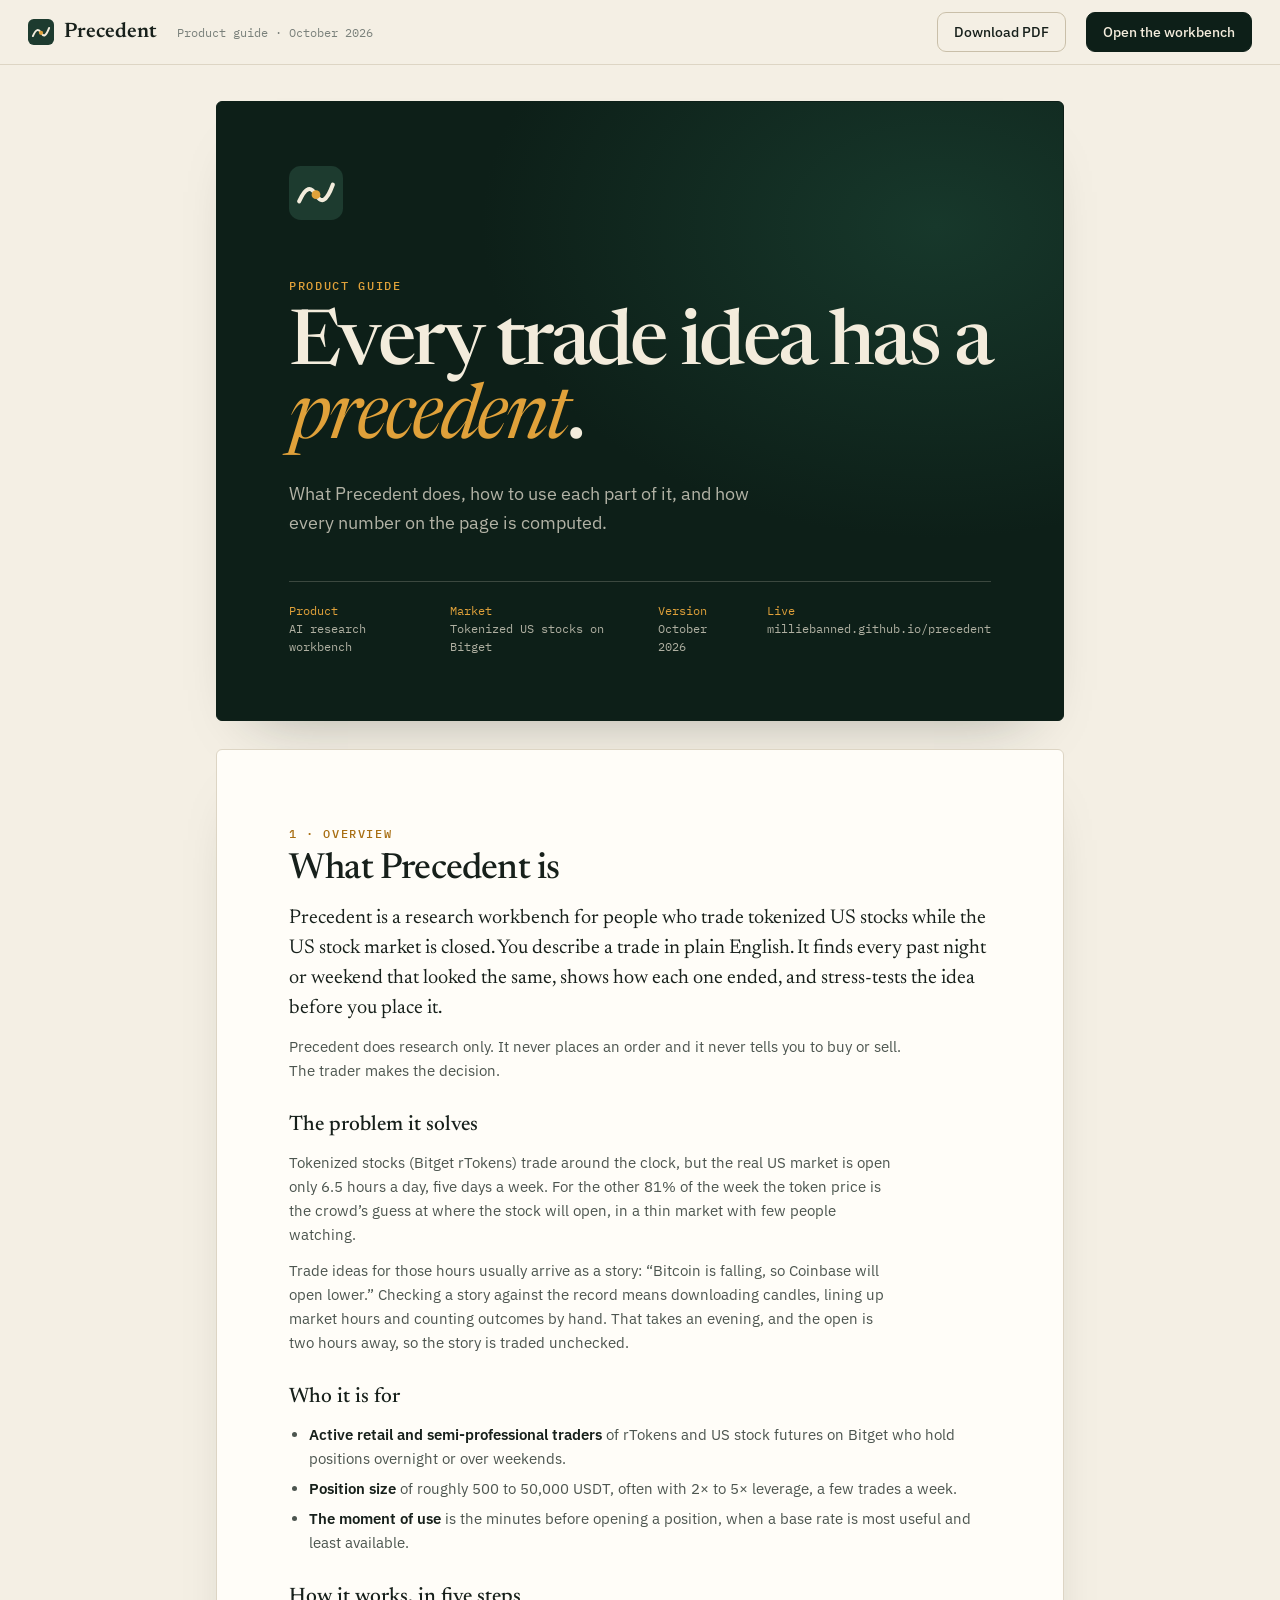
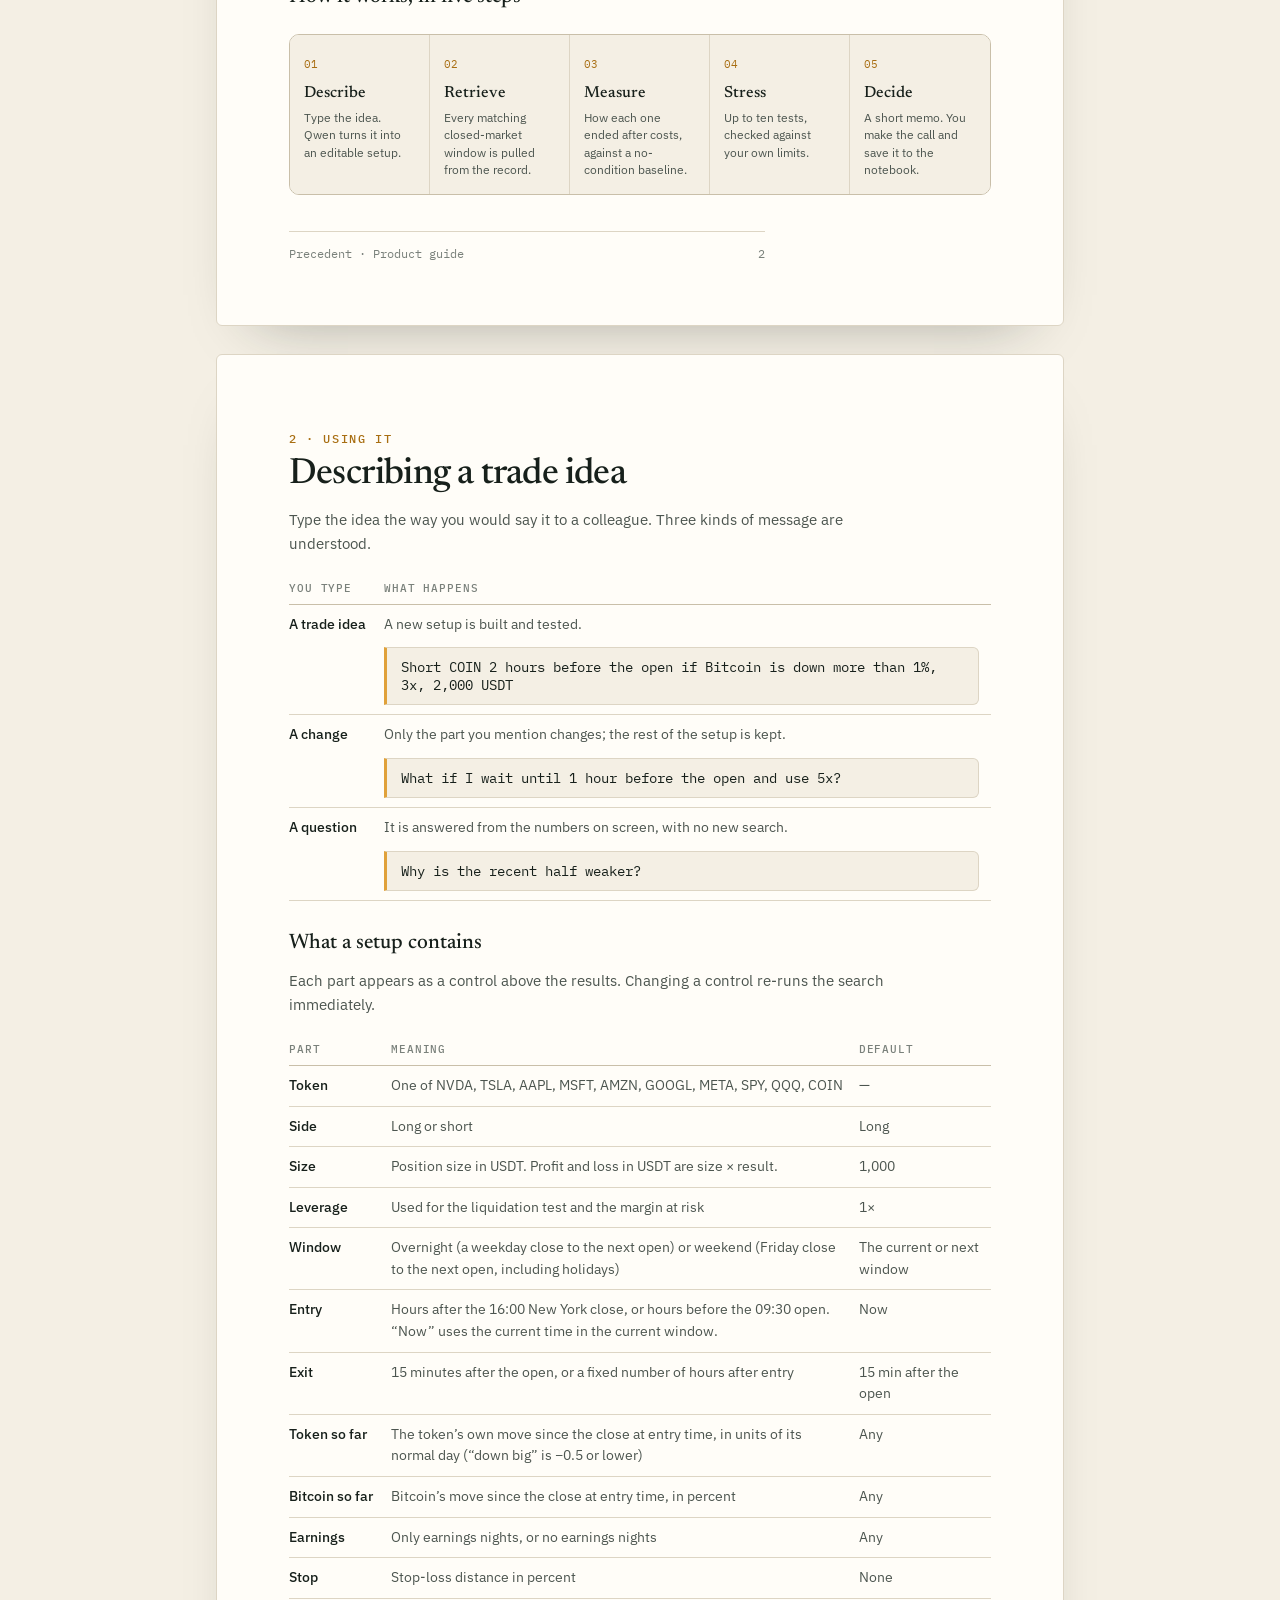
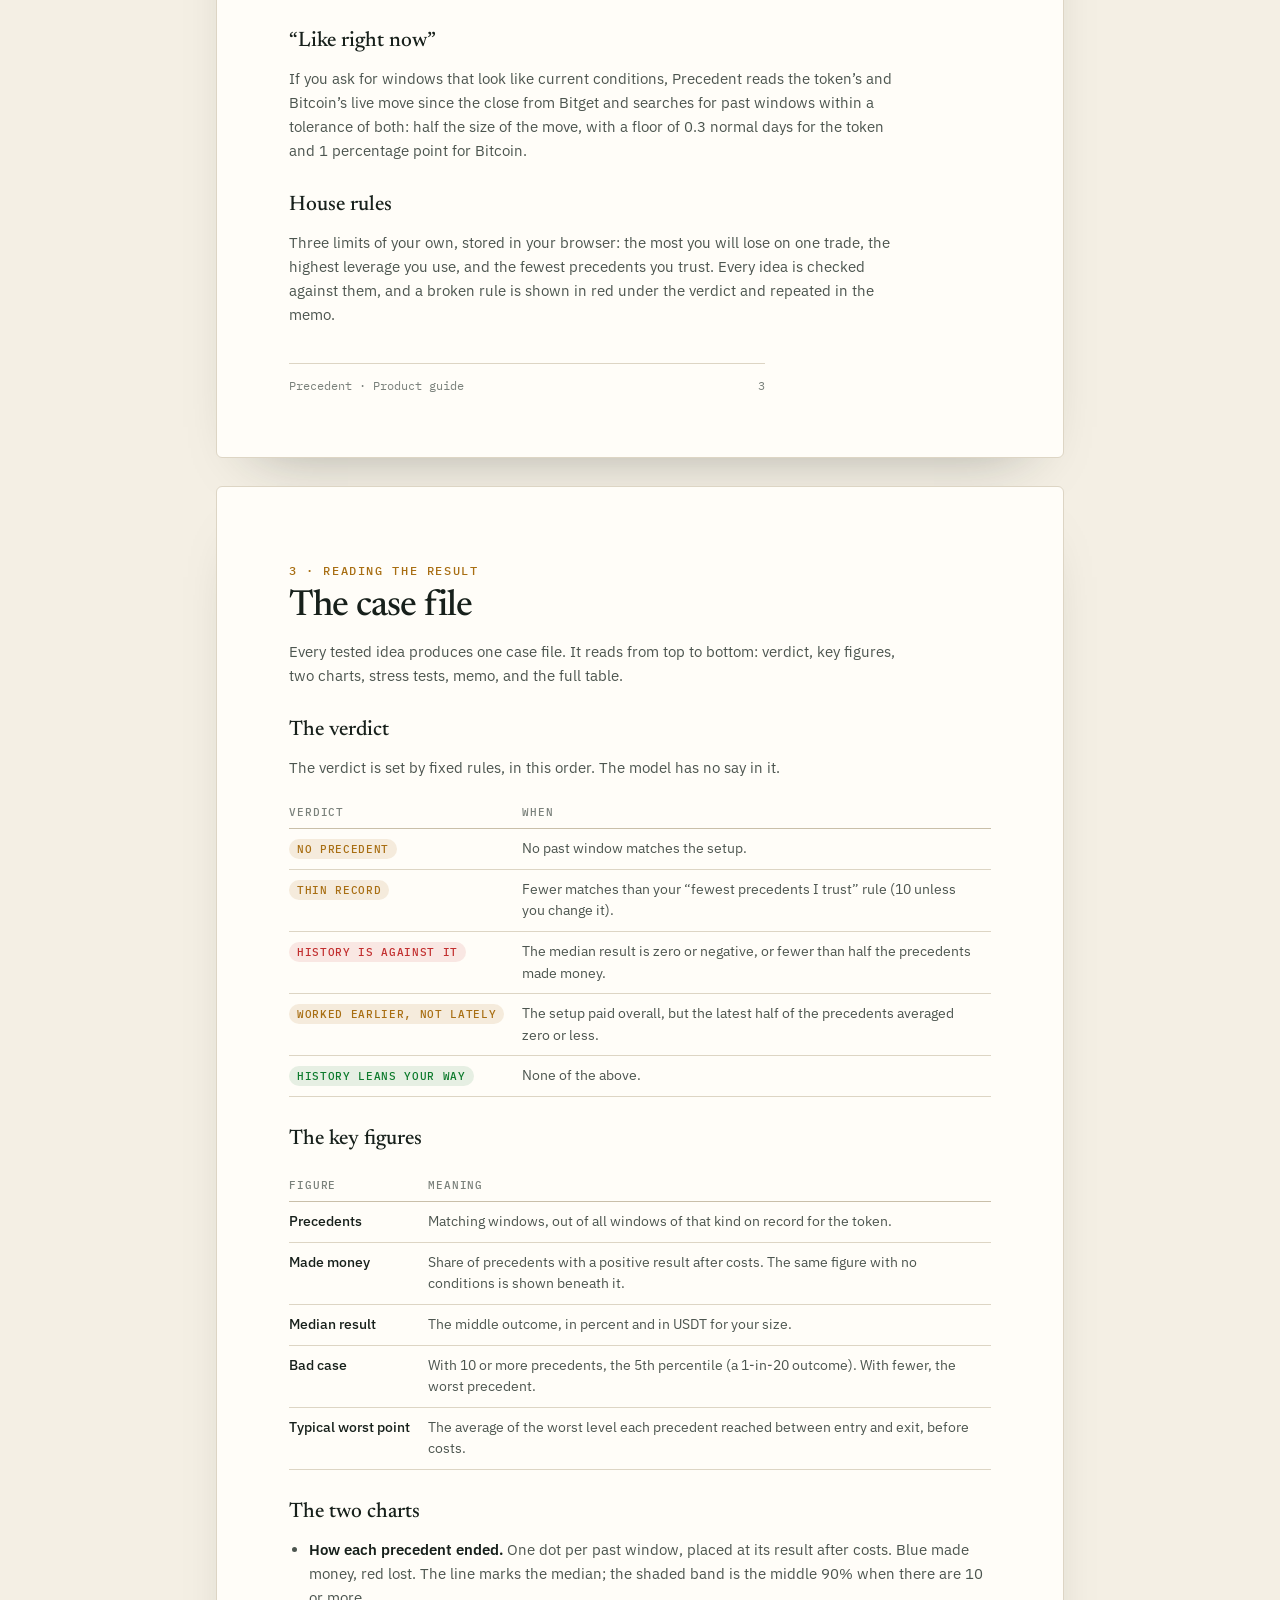
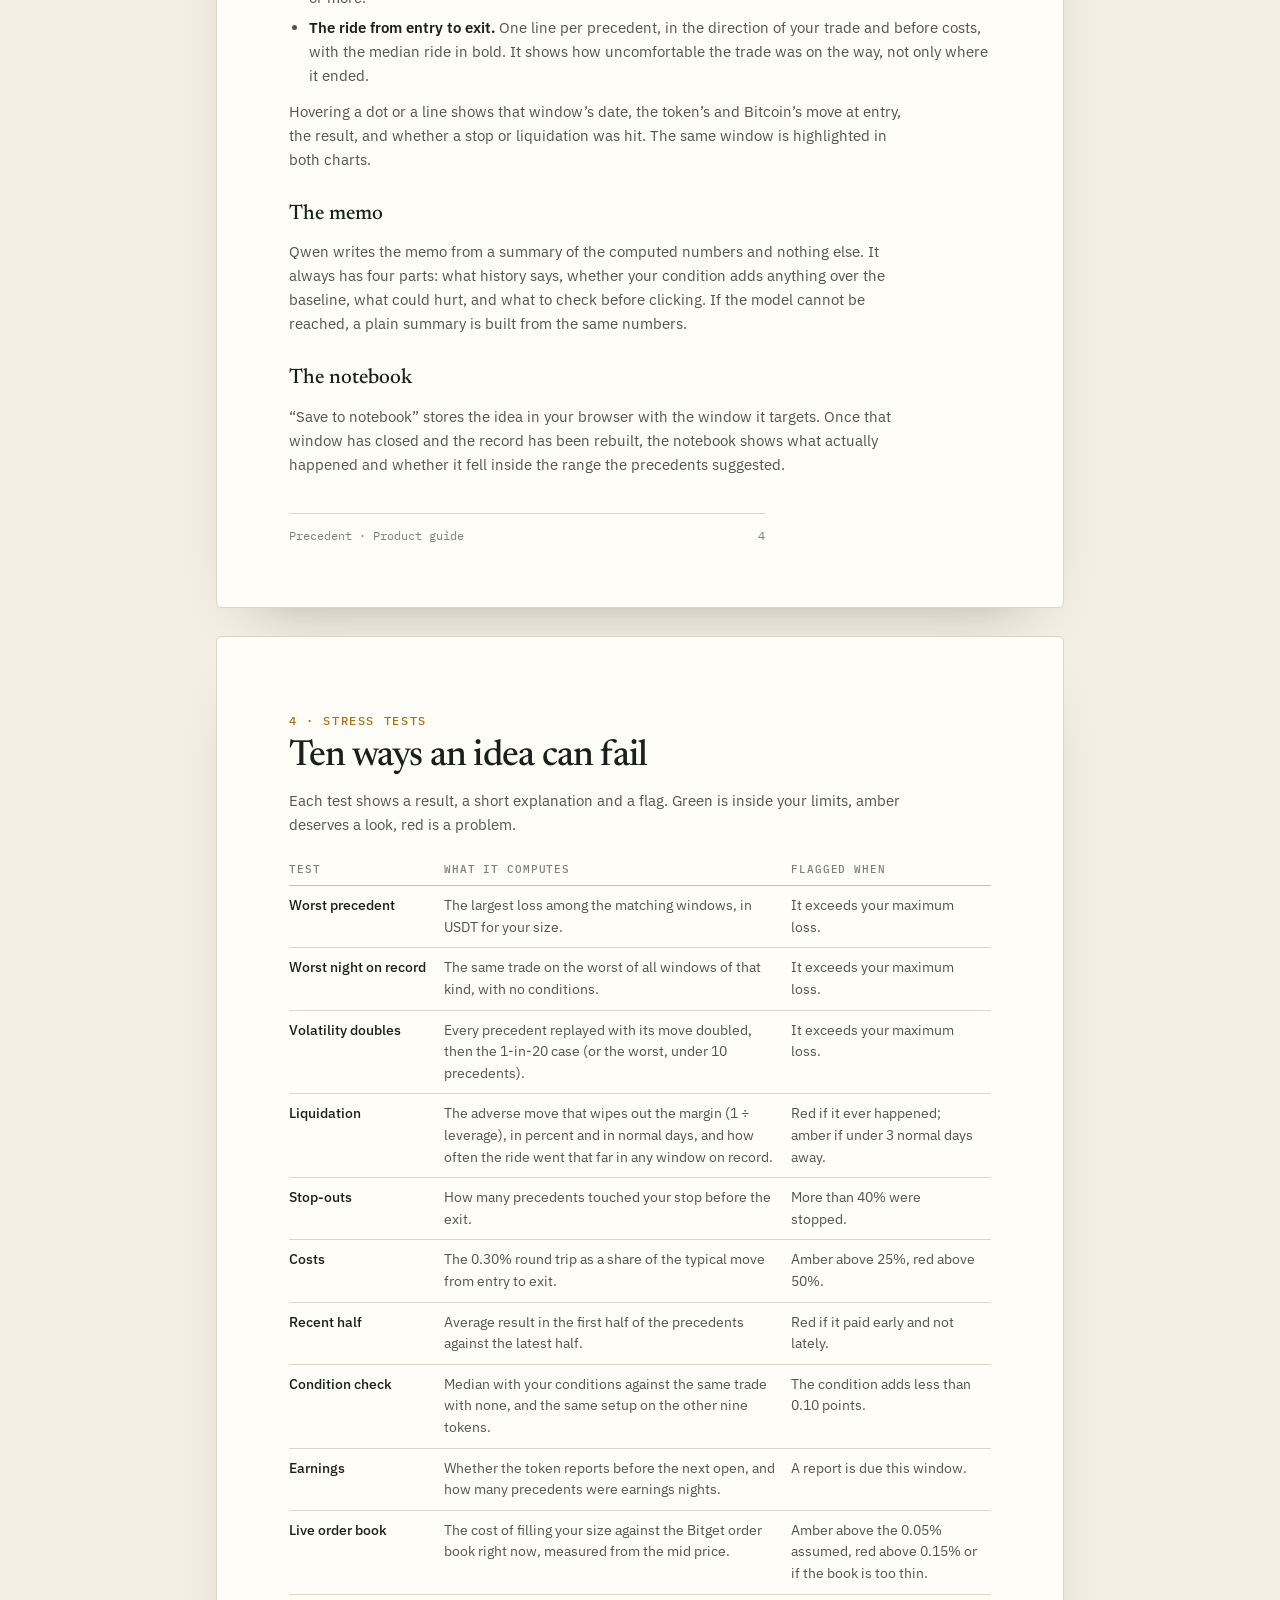
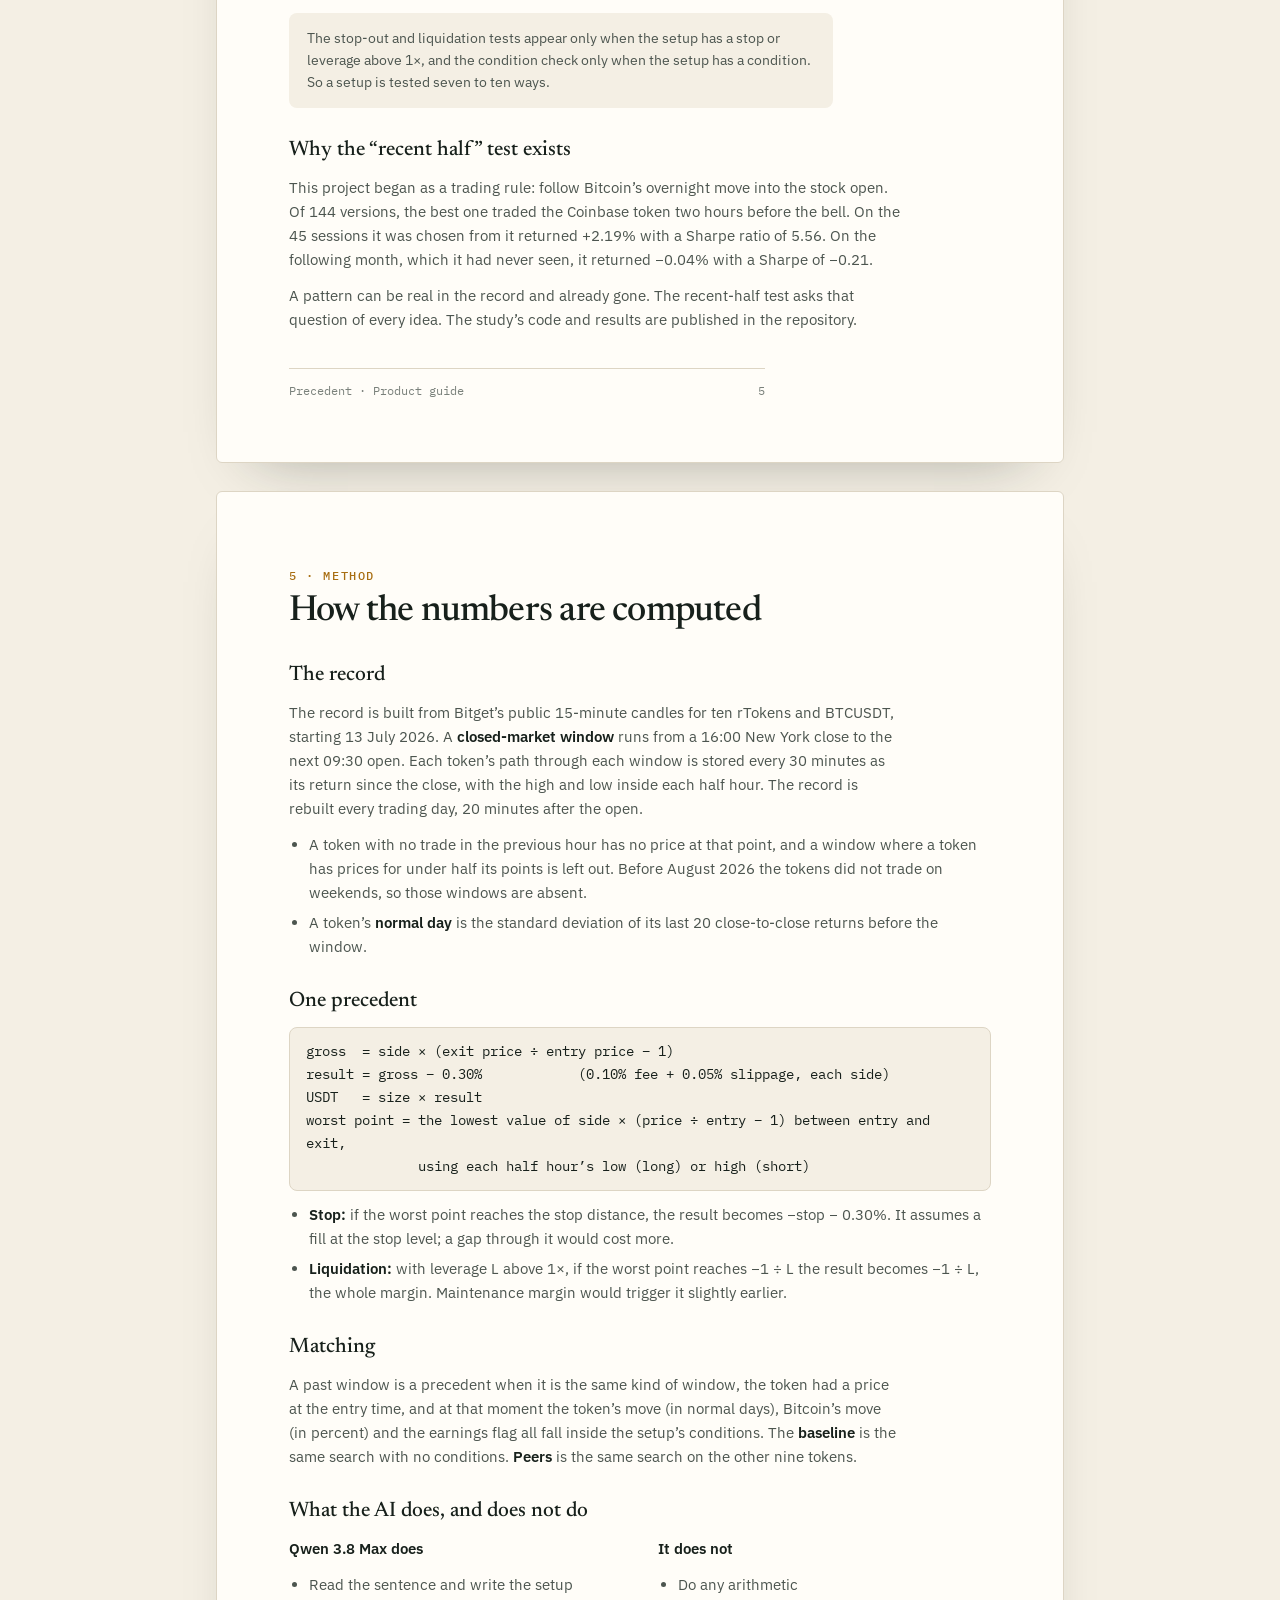
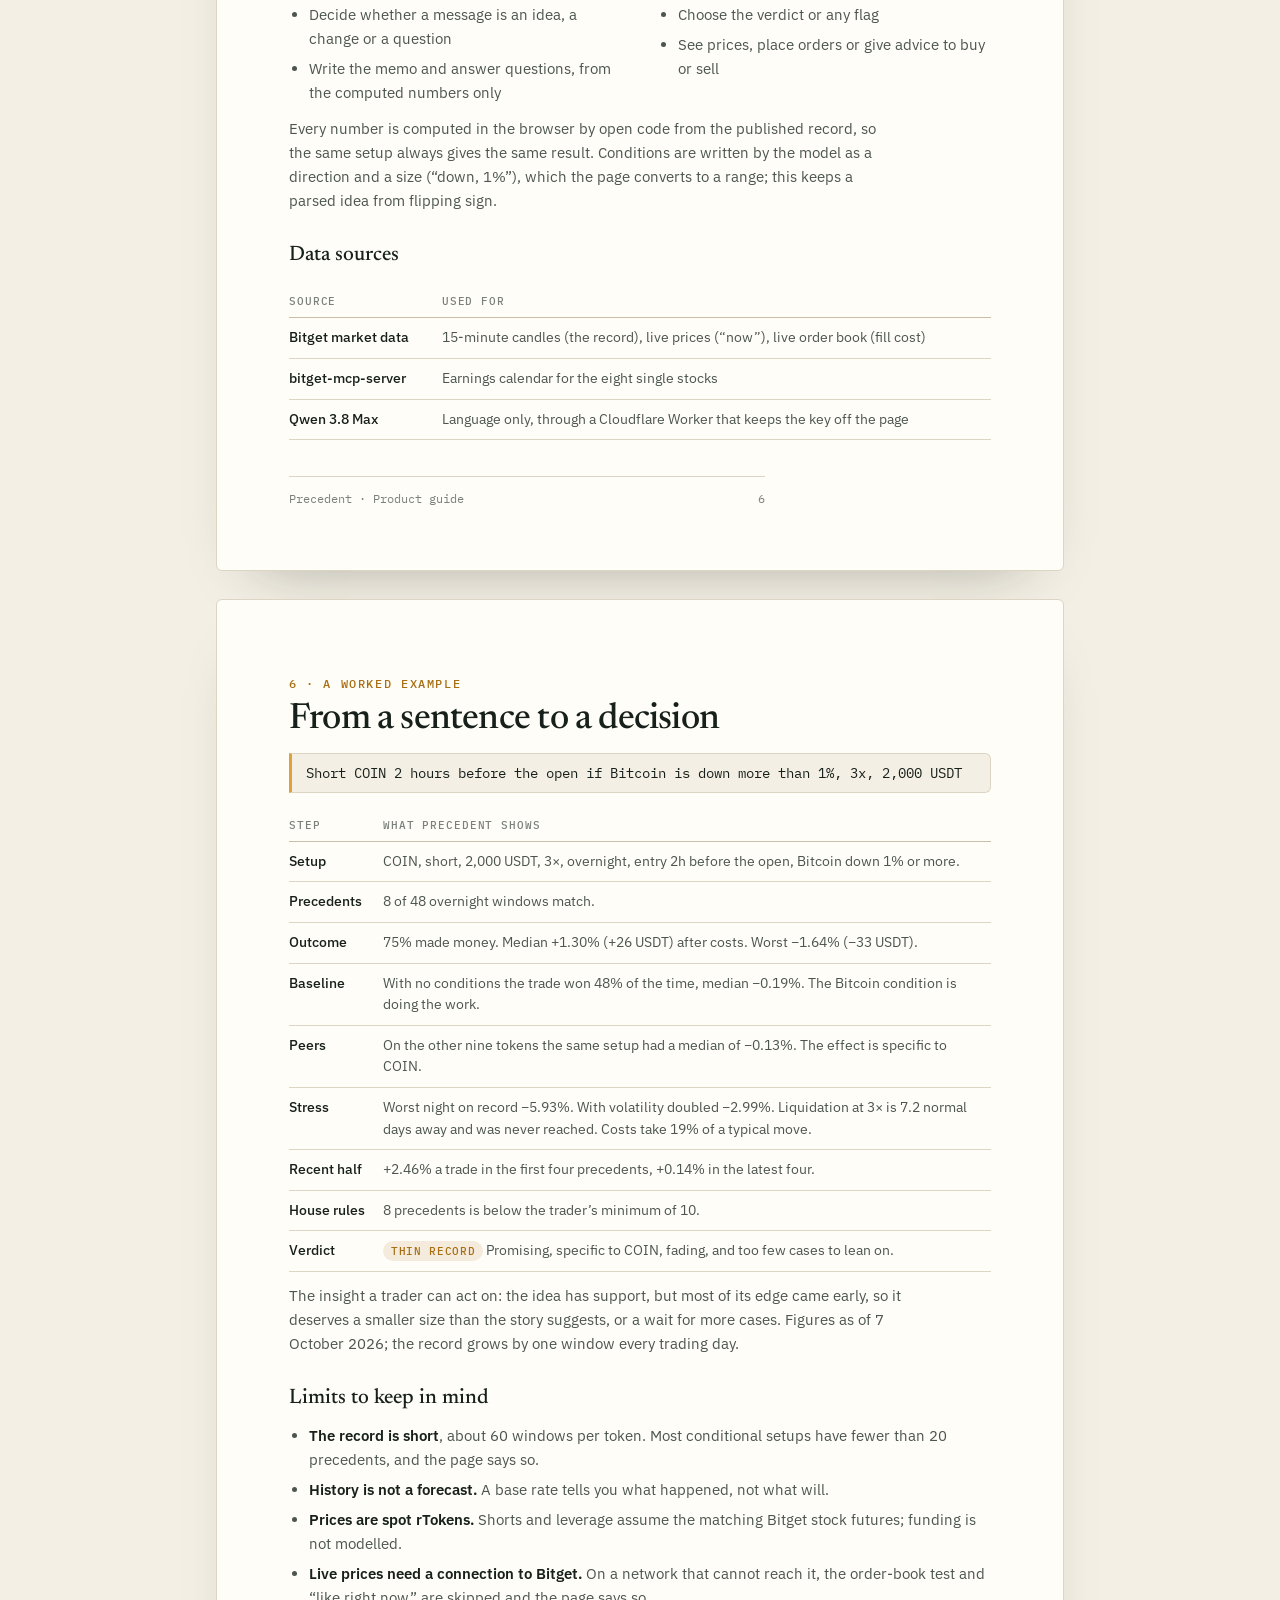
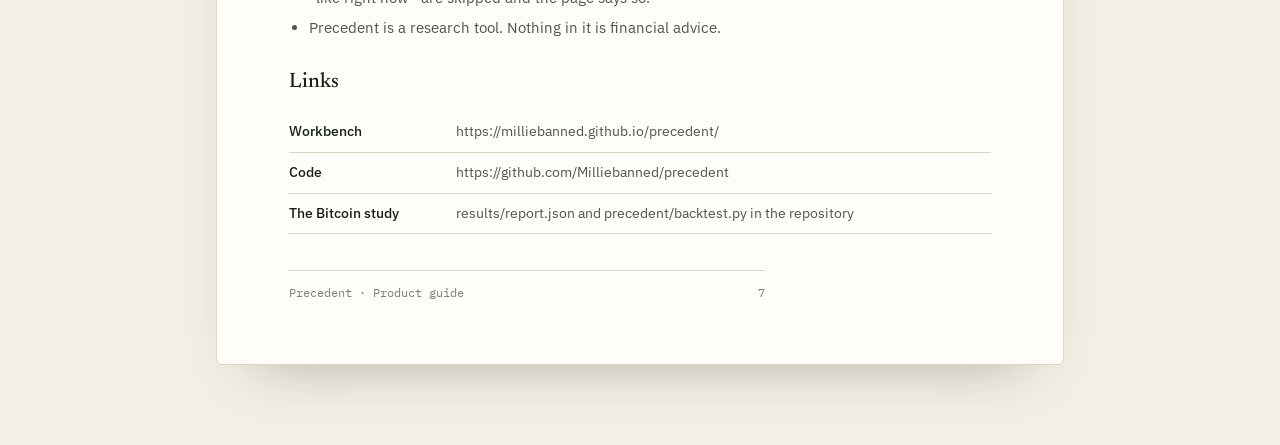
<file: docs/guide.html>
<!doctype html>
<html lang="en">
<head>
<meta charset="utf-8">
<meta name="viewport" content="width=device-width, initial-scale=1">
<title>Precedent · Product guide</title>
<meta name="description" content="What Precedent does, how to use it, and how every number on the page is computed.">
<link rel="icon" href="mark.svg" type="image/svg+xml">
<link rel="preconnect" href="https://fonts.googleapis.com">
<link rel="preconnect" href="https://fonts.gstatic.com" crossorigin>
<link href="https://fonts.googleapis.com/css2?family=IBM+Plex+Mono:wght@400;500&family=IBM+Plex+Sans:wght@400;500;600&family=Newsreader:ital,opsz,wght@0,6..72,400;0,6..72,500;0,6..72,600;1,6..72,400&display=swap" rel="stylesheet">
<style>
:root { --paper: #f4efe4; --sheet: #fffdf8; --ink: #17201b; --ink-2: #4c554f; --ink-3: #7a817b; --rule: #ddd5c4; --rule-2: #c9bfa9; --deep: #0d1f18; --cream: #f3ecdc; --gold: #a86e12; --amber: #e0a13a;
  --good: #0c7a2c; --warn: #a86e12; --bad: #c22f2f; --serif: "Newsreader", Georgia, serif; --sans: "IBM Plex Sans", system-ui, sans-serif; --mono: "IBM Plex Mono", ui-monospace, monospace; }
*, *::before, *::after { box-sizing: border-box; }
html { -webkit-text-size-adjust: 100%; scroll-behavior: smooth; }
body { margin: 0; background: var(--paper); color: var(--ink); font: 400 15px/1.6 var(--sans); -webkit-font-smoothing: antialiased; }
h1, h2, h3, p, ol, ul, table, figure { margin: 0; padding: 0; }
a { color: inherit; }
.bar { position: sticky; top: 0; z-index: 5; display: flex; align-items: center; gap: 20px; padding: 12px 28px; background: color-mix(in srgb, var(--paper) 90%, transparent); backdrop-filter: blur(12px); border-bottom: 1px solid var(--rule); }
.brand { display: flex; align-items: center; gap: 10px; text-decoration: none; font: 600 21px/1 var(--serif); }
.bar span { color: var(--ink-3); font: 400 12px var(--mono); margin-right: auto; }
.bar a.btn { text-decoration: none; font-weight: 500; font-size: 14px; padding: 8px 16px; border-radius: 9px; border: 1px solid var(--rule-2); }
.bar a.btn.main { background: var(--deep); color: var(--cream); border-color: var(--deep); }

.doc { max-width: 880px; margin: 36px auto 80px; display: grid; gap: 28px; padding: 0 16px; }
.page { background: var(--sheet); border: 1px solid var(--rule); border-radius: 6px; padding: 64px 72px; box-shadow: 0 30px 60px -40px rgba(23, 32, 27, 0.4); }
.cover { background: radial-gradient(700px 480px at 85% 20%, #17382b 0%, transparent 65%), var(--deep); color: var(--cream); border-color: var(--deep); min-height: 620px; display: flex; flex-direction: column; }
.cover img { width: 54px; height: 54px; }
.cover .k { margin-top: auto; font: 500 12px var(--mono); letter-spacing: 0.14em; text-transform: uppercase; color: var(--amber); }
.cover h1 { font: 500 76px/0.98 var(--serif); letter-spacing: -0.035em; margin-top: 16px; }
.cover h1 em { font-weight: 400; color: var(--amber); }
.cover p { margin-top: 22px; font-size: 18px; max-width: 46ch; color: rgba(243, 236, 220, 0.72); }
.cover dl { display: flex; gap: 40px; margin: 44px 0 0; padding-top: 20px; border-top: 1px solid rgba(243, 236, 220, 0.2); font: 400 12px/1.5 var(--mono); color: rgba(243, 236, 220, 0.7); }
.cover dt { color: var(--amber); } .cover dd { margin: 0; }

.k { font: 500 11.5px var(--mono); letter-spacing: 0.14em; text-transform: uppercase; color: var(--gold); }
h2 { font: 500 36px/1.1 var(--serif); letter-spacing: -0.022em; margin-top: 10px; text-wrap: balance; }
h3 { font: 500 21px/1.25 var(--serif); margin-top: 30px; }
p { margin-top: 12px; color: var(--ink-2); max-width: 68ch; }
p.lead { font: 400 20px/1.5 var(--serif); color: var(--ink); }
ul, ol { margin: 12px 0 0 20px; color: var(--ink-2); display: grid; gap: 6px; }
b { color: var(--ink); font-weight: 600; }
code, .q { font: 400 13px var(--mono); background: var(--paper); border: 1px solid var(--rule); border-radius: 5px; padding: 1px 6px; color: var(--ink); }
.q { display: block; padding: 10px 14px; margin-top: 12px; font-size: 14px; border-left: 3px solid var(--amber); border-radius: 0 6px 6px 0; }
table { width: 100%; border-collapse: collapse; margin-top: 16px; font-size: 13.5px; }
th, td { text-align: left; vertical-align: top; padding: 9px 12px 9px 0; border-bottom: 1px solid var(--rule); }
th { font: 500 11px var(--mono); letter-spacing: 0.08em; text-transform: uppercase; color: var(--ink-3); border-bottom-color: var(--rule-2); }
td:first-child { color: var(--ink); font-weight: 500; white-space: nowrap; padding-right: 18px; }
td { color: var(--ink-2); }
.tag { display: inline-block; font: 500 11px var(--mono); letter-spacing: 0.06em; text-transform: uppercase; padding: 3px 8px; border-radius: 999px; white-space: nowrap; }
.tag.good { color: var(--good); background: color-mix(in srgb, var(--good) 10%, transparent); }
.tag.warn { color: var(--warn); background: color-mix(in srgb, var(--warn) 12%, transparent); }
.tag.bad { color: var(--bad); background: color-mix(in srgb, var(--bad) 10%, transparent); }
.flow { display: grid; grid-template-columns: repeat(5, 1fr); gap: 0; margin-top: 22px; border: 1px solid var(--rule-2); border-radius: 10px; overflow: hidden; }
.flow div { padding: 16px 14px; border-right: 1px solid var(--rule); background: var(--paper); }
.flow div:last-child { border-right: 0; }
.flow span { font: 400 11px var(--mono); color: var(--gold); }
.flow b { display: block; font: 500 16px/1.25 var(--serif); margin-top: 8px; }
.flow small { display: block; font-size: 12px; line-height: 1.45; color: var(--ink-2); margin-top: 6px; }
.note { margin-top: 18px; padding: 14px 18px; background: var(--paper); border-radius: 8px; font-size: 14px; }
.two { display: grid; grid-template-columns: 1fr 1fr; gap: 0 36px; }
.formula { font: 400 13.5px/1.7 var(--mono); background: var(--paper); border: 1px solid var(--rule); border-radius: 8px; padding: 12px 16px; margin-top: 12px; color: var(--ink); white-space: pre-wrap; }
.foot { font: 400 11.5px var(--mono); color: var(--ink-3); margin-top: 36px; padding-top: 14px; border-top: 1px solid var(--rule); display: flex; justify-content: space-between; }

@media (max-width: 760px) { .page { padding: 32px 22px; } .cover h1 { font-size: 48px; } .flow, .two { grid-template-columns: 1fr; } .flow div { border-right: 0; border-bottom: 1px solid var(--rule); } td:first-child { white-space: normal; } .bar span { display: none; } }
@page { size: A4; margin: 17mm 17mm 16mm; }
@page cover { size: A4; margin: 0; }
@media print {
  body { background: #fff; font-size: 10.5pt; }
  .bar, .foot { display: none; }
  .doc { max-width: none; margin: 0; padding: 0; display: block; }
  .page { border: 0; border-radius: 0; box-shadow: none; padding: 0; margin-top: 26pt; background: none; }
  .cover + .page { break-before: page; margin-top: 0; }
  .k, h2 { break-after: avoid; }
  .cover .k { margin-top: 118mm; } .cover dl { break-inside: avoid; }
  .cover { page: cover; break-before: auto; display: block; height: 296mm; overflow: hidden; min-height: 0; padding: 24mm 20mm; background: radial-gradient(700px 480px at 85% 20%, #17382b 0%, transparent 65%), var(--deep); }
  h2 { font-size: 26pt; } h3 { font-size: 15pt; margin-top: 20pt; break-after: avoid; }
  p.lead { font-size: 14pt; }
  table { font-size: 9.5pt; }
  tr, .formula, .note, .flow, .q, li { break-inside: avoid; }
  * { -webkit-print-color-adjust: exact; print-color-adjust: exact; }
}
</style>
</head>
<body>
<div class="bar">
  <a class="brand" href="./"><img src="mark.svg" alt="" width="26" height="26">Precedent</a>
  <span>Product guide · October 2026</span>
  <a class="btn" href="precedent-guide.pdf" download>Download PDF</a>
  <a class="btn main" href="./">Open the workbench</a>
</div>

<main class="doc">

<section class="page cover">
  <img src="mark.svg" alt="">
  <p class="k">Product guide</p>
  <h1>Every trade idea has a <em>precedent</em>.</h1>
  <p>What Precedent does, how to use each part of it, and how every number on the page is computed.</p>
  <dl>
    <div><dt>Product</dt><dd>AI research workbench</dd></div>
    <div><dt>Market</dt><dd>Tokenized US stocks on Bitget</dd></div>
    <div><dt>Version</dt><dd>October 2026</dd></div>
    <div><dt>Live</dt><dd>milliebanned.github.io/precedent</dd></div>
  </dl>
</section>

<section class="page">
  <p class="k">1 · Overview</p>
  <h2>What Precedent is</h2>
  <p class="lead">Precedent is a research workbench for people who trade tokenized US stocks while the US stock market is closed. You describe a trade in plain English. It finds every past night or weekend that looked the same, shows how each one ended, and stress-tests the idea before you place it.</p>
  <p>Precedent does research only. It never places an order and it never tells you to buy or sell. The trader makes the decision.</p>

  <h3>The problem it solves</h3>
  <p>Tokenized stocks (Bitget rTokens) trade around the clock, but the real US market is open only 6.5 hours a day, five days a week. For the other 81% of the week the token price is the crowd’s guess at where the stock will open, in a thin market with few people watching.</p>
  <p>Trade ideas for those hours usually arrive as a story: “Bitcoin is falling, so Coinbase will open lower.” Checking a story against the record means downloading candles, lining up market hours and counting outcomes by hand. That takes an evening, and the open is two hours away, so the story is traded unchecked.</p>

  <h3>Who it is for</h3>
  <ul>
    <li><b>Active retail and semi-professional traders</b> of rTokens and US stock futures on Bitget who hold positions overnight or over weekends.</li>
    <li><b>Position size</b> of roughly 500 to 50,000 USDT, often with 2× to 5× leverage, a few trades a week.</li>
    <li><b>The moment of use</b> is the minutes before opening a position, when a base rate is most useful and least available.</li>
  </ul>

  <h3>How it works, in five steps</h3>
  <div class="flow">
    <div><span>01</span><b>Describe</b><small>Type the idea. Qwen turns it into an editable setup.</small></div>
    <div><span>02</span><b>Retrieve</b><small>Every matching closed-market window is pulled from the record.</small></div>
    <div><span>03</span><b>Measure</b><small>How each one ended after costs, against a no-condition baseline.</small></div>
    <div><span>04</span><b>Stress</b><small>Up to ten tests, checked against your own limits.</small></div>
    <div><span>05</span><b>Decide</b><small>A short memo. You make the call and save it to the notebook.</small></div>
  </div>
  <p class="foot"><span>Precedent · Product guide</span><span>2</span></p>
</section>

<section class="page">
  <p class="k">2 · Using it</p>
  <h2>Describing a trade idea</h2>
  <p>Type the idea the way you would say it to a colleague. Three kinds of message are understood.</p>
  <table>
    <tr><th>You type</th><th>What happens</th></tr>
    <tr><td>A trade idea</td><td>A new setup is built and tested. <span class="q">Short COIN 2 hours before the open if Bitcoin is down more than 1%, 3x, 2,000 USDT</span></td></tr>
    <tr><td>A change</td><td>Only the part you mention changes; the rest of the setup is kept. <span class="q">What if I wait until 1 hour before the open and use 5x?</span></td></tr>
    <tr><td>A question</td><td>It is answered from the numbers on screen, with no new search. <span class="q">Why is the recent half weaker?</span></td></tr>
  </table>

  <h3>What a setup contains</h3>
  <p>Each part appears as a control above the results. Changing a control re-runs the search immediately.</p>
  <table>
    <tr><th>Part</th><th>Meaning</th><th>Default</th></tr>
    <tr><td>Token</td><td>One of NVDA, TSLA, AAPL, MSFT, AMZN, GOOGL, META, SPY, QQQ, COIN</td><td>—</td></tr>
    <tr><td>Side</td><td>Long or short</td><td>Long</td></tr>
    <tr><td>Size</td><td>Position size in USDT. Profit and loss in USDT are size × result.</td><td>1,000</td></tr>
    <tr><td>Leverage</td><td>Used for the liquidation test and the margin at risk</td><td>1×</td></tr>
    <tr><td>Window</td><td>Overnight (a weekday close to the next open) or weekend (Friday close to the next open, including holidays)</td><td>The current or next window</td></tr>
    <tr><td>Entry</td><td>Hours after the 16:00 New York close, or hours before the 09:30 open. “Now” uses the current time in the current window.</td><td>Now</td></tr>
    <tr><td>Exit</td><td>15 minutes after the open, or a fixed number of hours after entry</td><td>15 min after the open</td></tr>
    <tr><td>Token so far</td><td>The token’s own move since the close at entry time, in units of its normal day (“down big” is −0.5 or lower)</td><td>Any</td></tr>
    <tr><td>Bitcoin so far</td><td>Bitcoin’s move since the close at entry time, in percent</td><td>Any</td></tr>
    <tr><td>Earnings</td><td>Only earnings nights, or no earnings nights</td><td>Any</td></tr>
    <tr><td>Stop</td><td>Stop-loss distance in percent</td><td>None</td></tr>
  </table>

  <h3>“Like right now”</h3>
  <p>If you ask for windows that look like current conditions, Precedent reads the token’s and Bitcoin’s live move since the close from Bitget and searches for past windows within a tolerance of both: half the size of the move, with a floor of 0.3 normal days for the token and 1 percentage point for Bitcoin.</p>

  <h3>House rules</h3>
  <p>Three limits of your own, stored in your browser: the most you will lose on one trade, the highest leverage you use, and the fewest precedents you trust. Every idea is checked against them, and a broken rule is shown in red under the verdict and repeated in the memo.</p>
  <p class="foot"><span>Precedent · Product guide</span><span>3</span></p>
</section>

<section class="page">
  <p class="k">3 · Reading the result</p>
  <h2>The case file</h2>
  <p>Every tested idea produces one case file. It reads from top to bottom: verdict, key figures, two charts, stress tests, memo, and the full table.</p>

  <h3>The verdict</h3>
  <p>The verdict is set by fixed rules, in this order. The model has no say in it.</p>
  <table>
    <tr><th>Verdict</th><th>When</th></tr>
    <tr><td><span class="tag warn">No precedent</span></td><td>No past window matches the setup.</td></tr>
    <tr><td><span class="tag warn">Thin record</span></td><td>Fewer matches than your “fewest precedents I trust” rule (10 unless you change it).</td></tr>
    <tr><td><span class="tag bad">History is against it</span></td><td>The median result is zero or negative, or fewer than half the precedents made money.</td></tr>
    <tr><td><span class="tag warn">Worked earlier, not lately</span></td><td>The setup paid overall, but the latest half of the precedents averaged zero or less.</td></tr>
    <tr><td><span class="tag good">History leans your way</span></td><td>None of the above.</td></tr>
  </table>

  <h3>The key figures</h3>
  <table>
    <tr><th>Figure</th><th>Meaning</th></tr>
    <tr><td>Precedents</td><td>Matching windows, out of all windows of that kind on record for the token.</td></tr>
    <tr><td>Made money</td><td>Share of precedents with a positive result after costs. The same figure with no conditions is shown beneath it.</td></tr>
    <tr><td>Median result</td><td>The middle outcome, in percent and in USDT for your size.</td></tr>
    <tr><td>Bad case</td><td>With 10 or more precedents, the 5th percentile (a 1-in-20 outcome). With fewer, the worst precedent.</td></tr>
    <tr><td>Typical worst point</td><td>The average of the worst level each precedent reached between entry and exit, before costs.</td></tr>
  </table>

  <h3>The two charts</h3>
  <ul>
    <li><b>How each precedent ended.</b> One dot per past window, placed at its result after costs. Blue made money, red lost. The line marks the median; the shaded band is the middle 90% when there are 10 or more.</li>
    <li><b>The ride from entry to exit.</b> One line per precedent, in the direction of your trade and before costs, with the median ride in bold. It shows how uncomfortable the trade was on the way, not only where it ended.</li>
  </ul>
  <p>Hovering a dot or a line shows that window’s date, the token’s and Bitcoin’s move at entry, the result, and whether a stop or liquidation was hit. The same window is highlighted in both charts.</p>

  <h3>The memo</h3>
  <p>Qwen writes the memo from a summary of the computed numbers and nothing else. It always has four parts: what history says, whether your condition adds anything over the baseline, what could hurt, and what to check before clicking. If the model cannot be reached, a plain summary is built from the same numbers.</p>

  <h3>The notebook</h3>
  <p>“Save to notebook” stores the idea in your browser with the window it targets. Once that window has closed and the record has been rebuilt, the notebook shows what actually happened and whether it fell inside the range the precedents suggested.</p>
  <p class="foot"><span>Precedent · Product guide</span><span>4</span></p>
</section>

<section class="page">
  <p class="k">4 · Stress tests</p>
  <h2>Ten ways an idea can fail</h2>
  <p>Each test shows a result, a short explanation and a flag. Green is inside your limits, amber deserves a look, red is a problem.</p>
  <table>
    <tr><th>Test</th><th>What it computes</th><th>Flagged when</th></tr>
    <tr><td>Worst precedent</td><td>The largest loss among the matching windows, in USDT for your size.</td><td>It exceeds your maximum loss.</td></tr>
    <tr><td>Worst night on record</td><td>The same trade on the worst of all windows of that kind, with no conditions.</td><td>It exceeds your maximum loss.</td></tr>
    <tr><td>Volatility doubles</td><td>Every precedent replayed with its move doubled, then the 1-in-20 case (or the worst, under 10 precedents).</td><td>It exceeds your maximum loss.</td></tr>
    <tr><td>Liquidation</td><td>The adverse move that wipes out the margin (1 ÷ leverage), in percent and in normal days, and how often the ride went that far in any window on record.</td><td>Red if it ever happened; amber if under 3 normal days away.</td></tr>
    <tr><td>Stop-outs</td><td>How many precedents touched your stop before the exit.</td><td>More than 40% were stopped.</td></tr>
    <tr><td>Costs</td><td>The 0.30% round trip as a share of the typical move from entry to exit.</td><td>Amber above 25%, red above 50%.</td></tr>
    <tr><td>Recent half</td><td>Average result in the first half of the precedents against the latest half.</td><td>Red if it paid early and not lately.</td></tr>
    <tr><td>Condition check</td><td>Median with your conditions against the same trade with none, and the same setup on the other nine tokens.</td><td>The condition adds less than 0.10 points.</td></tr>
    <tr><td>Earnings</td><td>Whether the token reports before the next open, and how many precedents were earnings nights.</td><td>A report is due this window.</td></tr>
    <tr><td>Live order book</td><td>The cost of filling your size against the Bitget order book right now, measured from the mid price.</td><td>Amber above the 0.05% assumed, red above 0.15% or if the book is too thin.</td></tr>
  </table>
  <p class="note">The stop-out and liquidation tests appear only when the setup has a stop or leverage above 1×, and the condition check only when the setup has a condition. So a setup is tested seven to ten ways.</p>

  <h3>Why the “recent half” test exists</h3>
  <p>This project began as a trading rule: follow Bitcoin’s overnight move into the stock open. Of 144 versions, the best one traded the Coinbase token two hours before the bell. On the 45 sessions it was chosen from it returned +2.19% with a Sharpe ratio of 5.56. On the following month, which it had never seen, it returned −0.04% with a Sharpe of −0.21.</p>
  <p>A pattern can be real in the record and already gone. The recent-half test asks that question of every idea. The study’s code and results are published in the repository.</p>
  <p class="foot"><span>Precedent · Product guide</span><span>5</span></p>
</section>

<section class="page">
  <p class="k">5 · Method</p>
  <h2>How the numbers are computed</h2>

  <h3>The record</h3>
  <p>The record is built from Bitget’s public 15-minute candles for ten rTokens and BTCUSDT, starting 13 July 2026. A <b>closed-market window</b> runs from a 16:00 New York close to the next 09:30 open. Each token’s path through each window is stored every 30 minutes as its return since the close, with the high and low inside each half hour. The record is rebuilt every trading day, 20 minutes after the open.</p>
  <ul>
    <li>A token with no trade in the previous hour has no price at that point, and a window where a token has prices for under half its points is left out. Before August 2026 the tokens did not trade on weekends, so those windows are absent.</li>
    <li>A token’s <b>normal day</b> is the standard deviation of its last 20 close-to-close returns before the window.</li>
  </ul>

  <h3>One precedent</h3>
  <div class="formula">gross  = side × (exit price ÷ entry price − 1)
result = gross − 0.30%            (0.10% fee + 0.05% slippage, each side)
USDT   = size × result
worst point = the lowest value of side × (price ÷ entry − 1) between entry and exit,
              using each half hour’s low (long) or high (short)</div>
  <ul>
    <li><b>Stop:</b> if the worst point reaches the stop distance, the result becomes −stop − 0.30%. It assumes a fill at the stop level; a gap through it would cost more.</li>
    <li><b>Liquidation:</b> with leverage L above 1×, if the worst point reaches −1 ÷ L the result becomes −1 ÷ L, the whole margin. Maintenance margin would trigger it slightly earlier.</li>
  </ul>

  <h3>Matching</h3>
  <p>A past window is a precedent when it is the same kind of window, the token had a price at the entry time, and at that moment the token’s move (in normal days), Bitcoin’s move (in percent) and the earnings flag all fall inside the setup’s conditions. The <b>baseline</b> is the same search with no conditions. <b>Peers</b> is the same search on the other nine tokens.</p>

  <h3>What the AI does, and does not do</h3>
  <div class="two">
    <div>
      <p><b>Qwen 3.8 Max does</b></p>
      <ul><li>Read the sentence and write the setup</li><li>Decide whether a message is an idea, a change or a question</li><li>Write the memo and answer questions, from the computed numbers only</li></ul>
    </div>
    <div>
      <p><b>It does not</b></p>
      <ul><li>Do any arithmetic</li><li>Choose the verdict or any flag</li><li>See prices, place orders or give advice to buy or sell</li></ul>
    </div>
  </div>
  <p>Every number is computed in the browser by open code from the published record, so the same setup always gives the same result. Conditions are written by the model as a direction and a size (“down, 1%”), which the page converts to a range; this keeps a parsed idea from flipping sign.</p>

  <h3>Data sources</h3>
  <table>
    <tr><th>Source</th><th>Used for</th></tr>
    <tr><td>Bitget market data</td><td>15-minute candles (the record), live prices (“now”), live order book (fill cost)</td></tr>
    <tr><td>bitget-mcp-server</td><td>Earnings calendar for the eight single stocks</td></tr>
    <tr><td>Qwen 3.8 Max</td><td>Language only, through a Cloudflare Worker that keeps the key off the page</td></tr>
  </table>
  <p class="foot"><span>Precedent · Product guide</span><span>6</span></p>
</section>

<section class="page">
  <p class="k">6 · A worked example</p>
  <h2>From a sentence to a decision</h2>
  <span class="q">Short COIN 2 hours before the open if Bitcoin is down more than 1%, 3x, 2,000 USDT</span>
  <table>
    <tr><th>Step</th><th>What Precedent shows</th></tr>
    <tr><td>Setup</td><td>COIN, short, 2,000 USDT, 3×, overnight, entry 2h before the open, Bitcoin down 1% or more.</td></tr>
    <tr><td>Precedents</td><td>8 of 48 overnight windows match.</td></tr>
    <tr><td>Outcome</td><td>75% made money. Median +1.30% (+26 USDT) after costs. Worst −1.64% (−33 USDT).</td></tr>
    <tr><td>Baseline</td><td>With no conditions the trade won 48% of the time, median −0.19%. The Bitcoin condition is doing the work.</td></tr>
    <tr><td>Peers</td><td>On the other nine tokens the same setup had a median of −0.13%. The effect is specific to COIN.</td></tr>
    <tr><td>Stress</td><td>Worst night on record −5.93%. With volatility doubled −2.99%. Liquidation at 3× is 7.2 normal days away and was never reached. Costs take 19% of a typical move.</td></tr>
    <tr><td>Recent half</td><td>+2.46% a trade in the first four precedents, +0.14% in the latest four.</td></tr>
    <tr><td>House rules</td><td>8 precedents is below the trader’s minimum of 10.</td></tr>
    <tr><td>Verdict</td><td><span class="tag warn">Thin record</span> Promising, specific to COIN, fading, and too few cases to lean on.</td></tr>
  </table>
  <p>The insight a trader can act on: the idea has support, but most of its edge came early, so it deserves a smaller size than the story suggests, or a wait for more cases. Figures as of 7 October 2026; the record grows by one window every trading day.</p>

  <h3>Limits to keep in mind</h3>
  <ul>
    <li><b>The record is short</b>, about 60 windows per token. Most conditional setups have fewer than 20 precedents, and the page says so.</li>
    <li><b>History is not a forecast.</b> A base rate tells you what happened, not what will.</li>
    <li><b>Prices are spot rTokens.</b> Shorts and leverage assume the matching Bitget stock futures; funding is not modelled.</li>
    <li><b>Live prices need a connection to Bitget.</b> On a network that cannot reach it, the order-book test and “like right now” are skipped and the page says so.</li>
    <li>Precedent is a research tool. Nothing in it is financial advice.</li>
  </ul>

  <h3>Links</h3>
  <table>
    <tr><td>Workbench</td><td>https://milliebanned.github.io/precedent/</td></tr>
    <tr><td>Code</td><td>https://github.com/Milliebanned/precedent</td></tr>
    <tr><td>The Bitcoin study</td><td>results/report.json and precedent/backtest.py in the repository</td></tr>
  </table>
  <p class="foot"><span>Precedent · Product guide</span><span>7</span></p>
</section>

</main>
</body>
</html>
</file>
